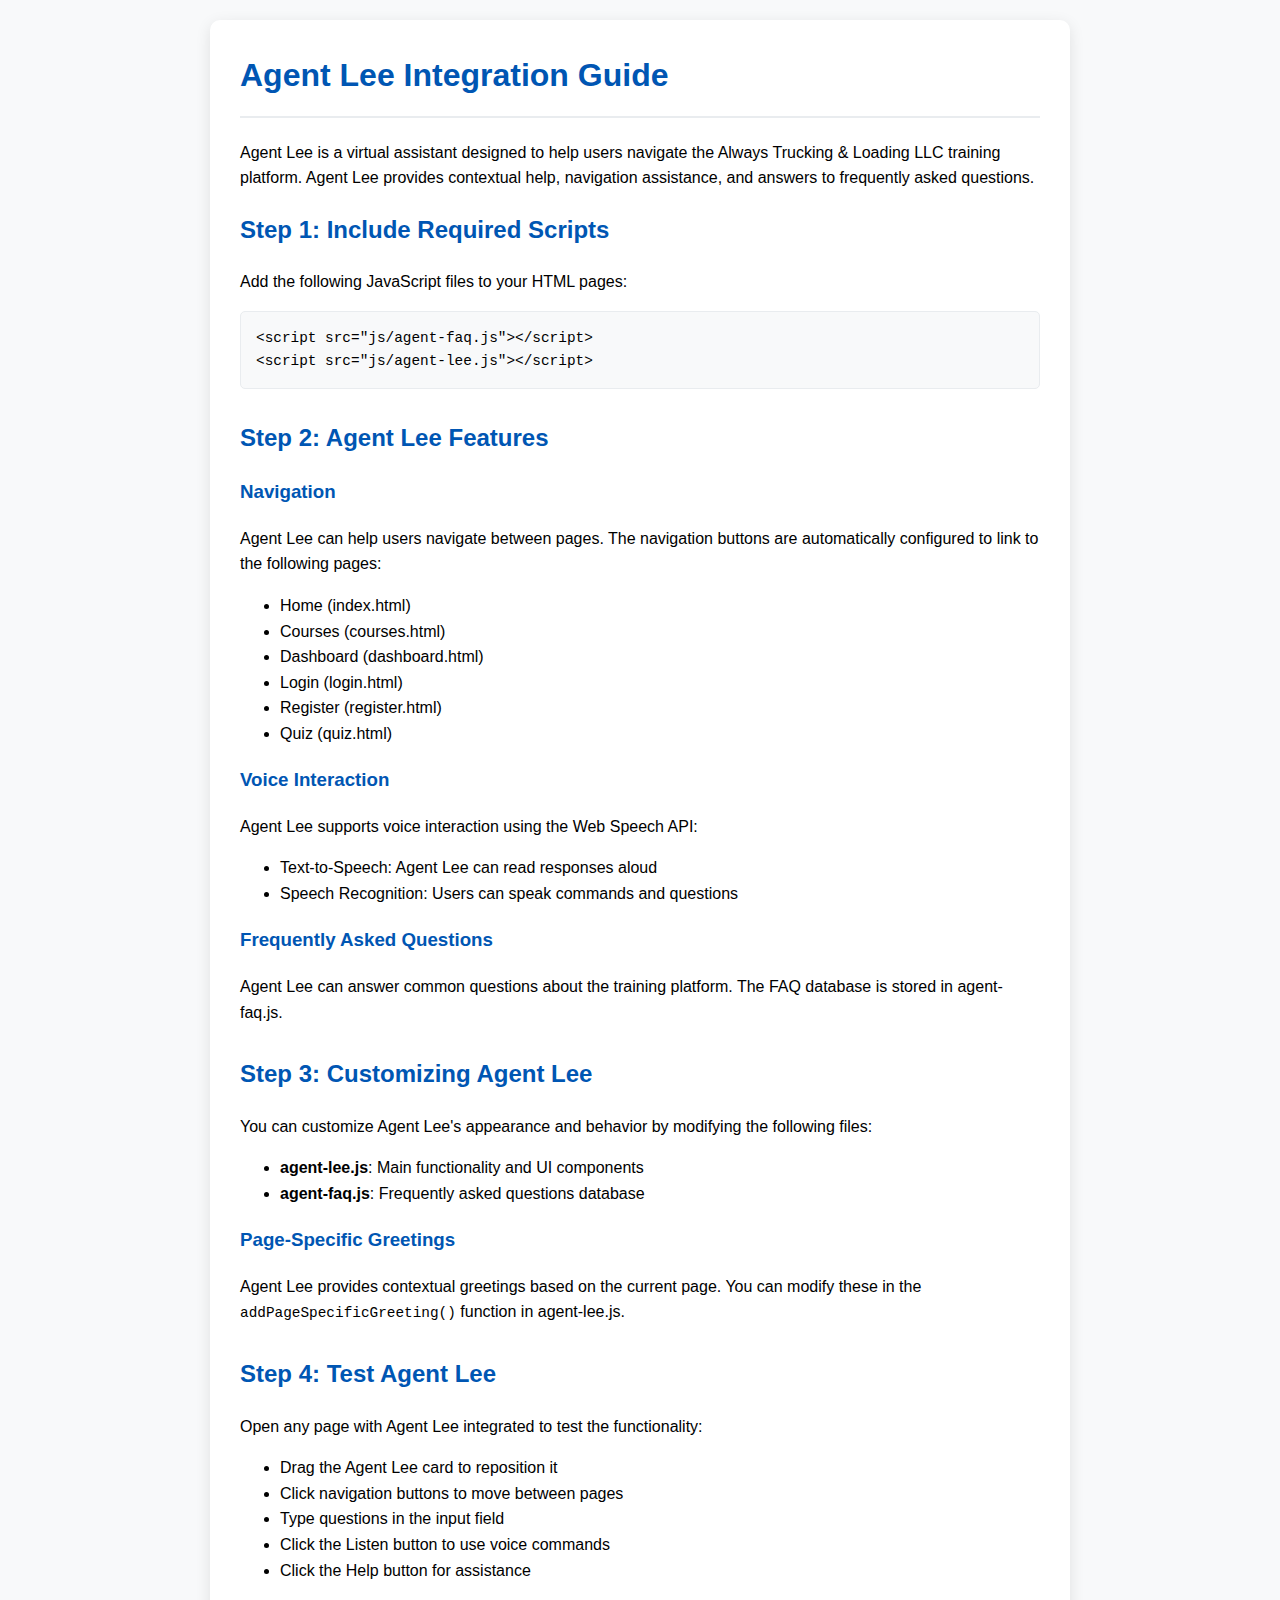
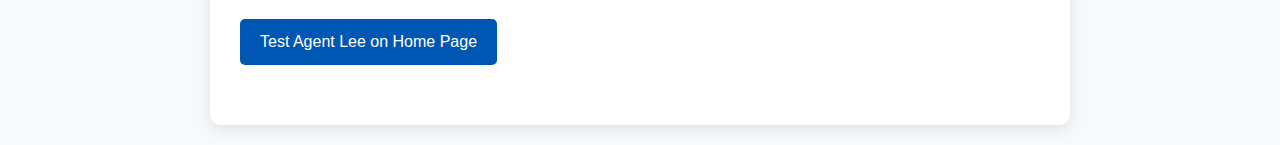
<file: agent-lee.html>
<!DOCTYPE html>
<html lang="en">
<head>
    <meta charset="UTF-8">
    <meta name="viewport" content="width=device-width, initial-scale=1.0">
    <title>Agent Lee Integration Example | Always Trucking & Loading LLC</title>
    
    <style>
        body {
            font-family: -apple-system, BlinkMacSystemFont, "Segoe UI", Roboto, Helvetica, Arial, sans-serif;
            line-height: 1.6;
            margin: 0;
            padding: 20px;
            background-color: #f8f9fa;
        }
        
        .container {
            max-width: 800px;
            margin: 0 auto;
            background-color: white;
            border-radius: 10px;
            box-shadow: 0 4px 15px rgba(0, 0, 0, 0.1);
            padding: 30px;
        }
        
        h1, h2, h3 {
            color: #0056b3;
        }
        
        h1 {
            margin-top: 0;
            padding-bottom: 15px;
            border-bottom: 2px solid #e9ecef;
        }
        
        pre {
            background-color: #f8f9fa;
            padding: 15px;
            border-radius: 5px;
            overflow-x: auto;
            border: 1px solid #e9ecef;
        }
        
        code {
            font-family: SFMono-Regular, Menlo, Monaco, Consolas, "Liberation Mono", "Courier New", monospace;
            font-size: 0.9em;
        }
        
        .steps {
            margin-top: 20px;
        }
        
        .step {
            margin-bottom: 30px;
        }
        
        .btn {
            display: inline-block;
            padding: 10px 20px;
            background-color: #0056b3;
            color: white;
            text-decoration: none;
            border-radius: 5px;
            margin-top: 20px;
            transition: background-color 0.3s;
        }
        
        .btn:hover {
            background-color: #003d82;
        }
    </style>
</head>
<body>
    <div class="container">
        <h1>Agent Lee Integration Guide</h1>
        
        <p>Agent Lee is a virtual assistant designed to help users navigate the Always Trucking & Loading LLC training platform. Agent Lee provides contextual help, navigation assistance, and answers to frequently asked questions.</p>
        
        <div class="steps">
            <div class="step">
                <h2>Step 1: Include Required Scripts</h2>
                <p>Add the following JavaScript files to your HTML pages:</p>
                <pre><code>&lt;script src="js/agent-faq.js"&gt;&lt;/script&gt;
&lt;script src="js/agent-lee.js"&gt;&lt;/script&gt;</code></pre>
            </div>
            
            <div class="step">
                <h2>Step 2: Agent Lee Features</h2>
                <h3>Navigation</h3>
                <p>Agent Lee can help users navigate between pages. The navigation buttons are automatically configured to link to the following pages:</p>
                <ul>
                    <li>Home (index.html)</li>
                    <li>Courses (courses.html)</li>
                    <li>Dashboard (dashboard.html)</li>
                    <li>Login (login.html)</li>
                    <li>Register (register.html)</li>
                    <li>Quiz (quiz.html)</li>
                </ul>
                
                <h3>Voice Interaction</h3>
                <p>Agent Lee supports voice interaction using the Web Speech API:</p>
                <ul>
                    <li>Text-to-Speech: Agent Lee can read responses aloud</li>
                    <li>Speech Recognition: Users can speak commands and questions</li>
                </ul>
                
                <h3>Frequently Asked Questions</h3>
                <p>Agent Lee can answer common questions about the training platform. The FAQ database is stored in agent-faq.js.</p>
            </div>
            
            <div class="step">
                <h2>Step 3: Customizing Agent Lee</h2>
                <p>You can customize Agent Lee's appearance and behavior by modifying the following files:</p>
                <ul>
                    <li><strong>agent-lee.js</strong>: Main functionality and UI components</li>
                    <li><strong>agent-faq.js</strong>: Frequently asked questions database</li>
                </ul>
                
                <h3>Page-Specific Greetings</h3>
                <p>Agent Lee provides contextual greetings based on the current page. You can modify these in the <code>addPageSpecificGreeting()</code> function in agent-lee.js.</p>
            </div>
            
            <div class="step">
                <h2>Step 4: Test Agent Lee</h2>
                <p>Open any page with Agent Lee integrated to test the functionality:</p>
                <ul>
                    <li>Drag the Agent Lee card to reposition it</li>
                    <li>Click navigation buttons to move between pages</li>
                    <li>Type questions in the input field</li>
                    <li>Click the Listen button to use voice commands</li>
                    <li>Click the Help button for assistance</li>
                </ul>
                
                <a href="index.html" class="btn">Test Agent Lee on Home Page</a>
            </div>
        </div>
    </div>
    
    <!-- Include Agent Lee -->
    <script src="js/agent-faq.js"></script>
    <script src="js/agent-lee.js"></script>
</body>
</html>
</file>
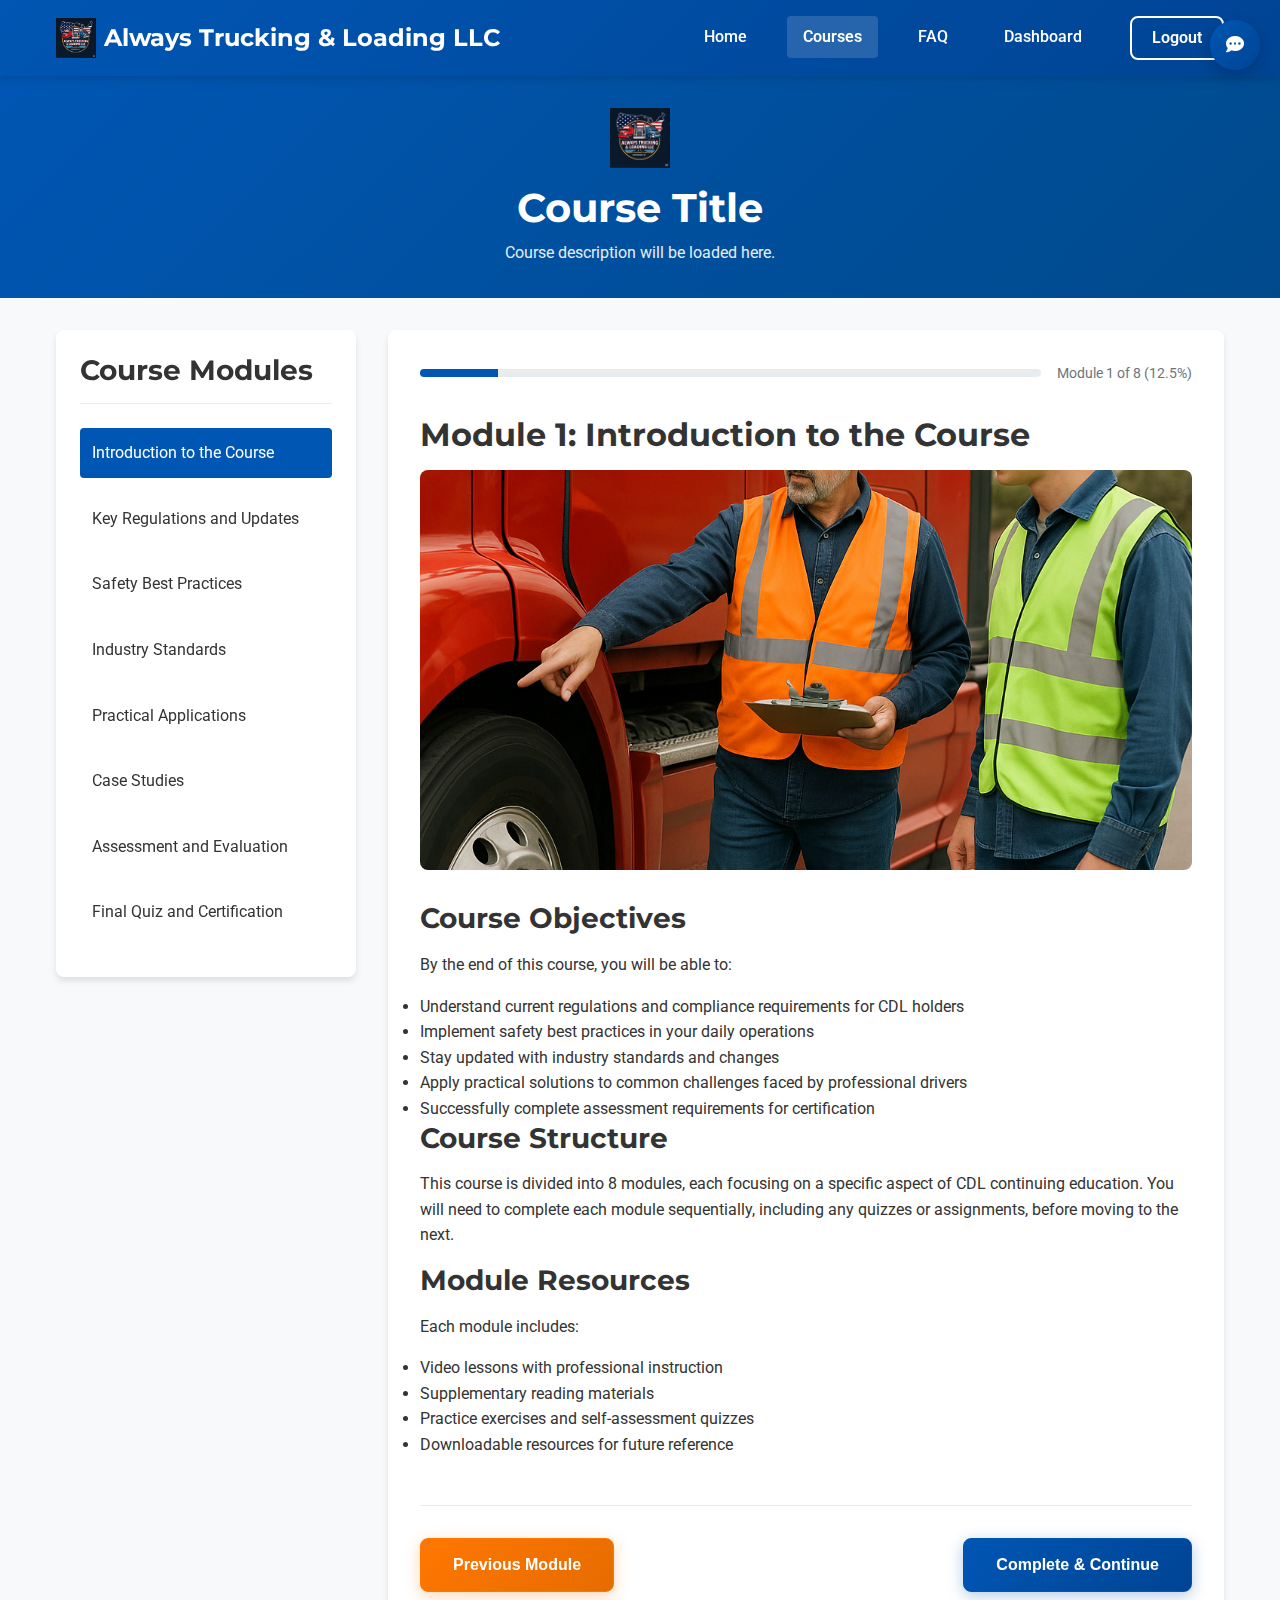
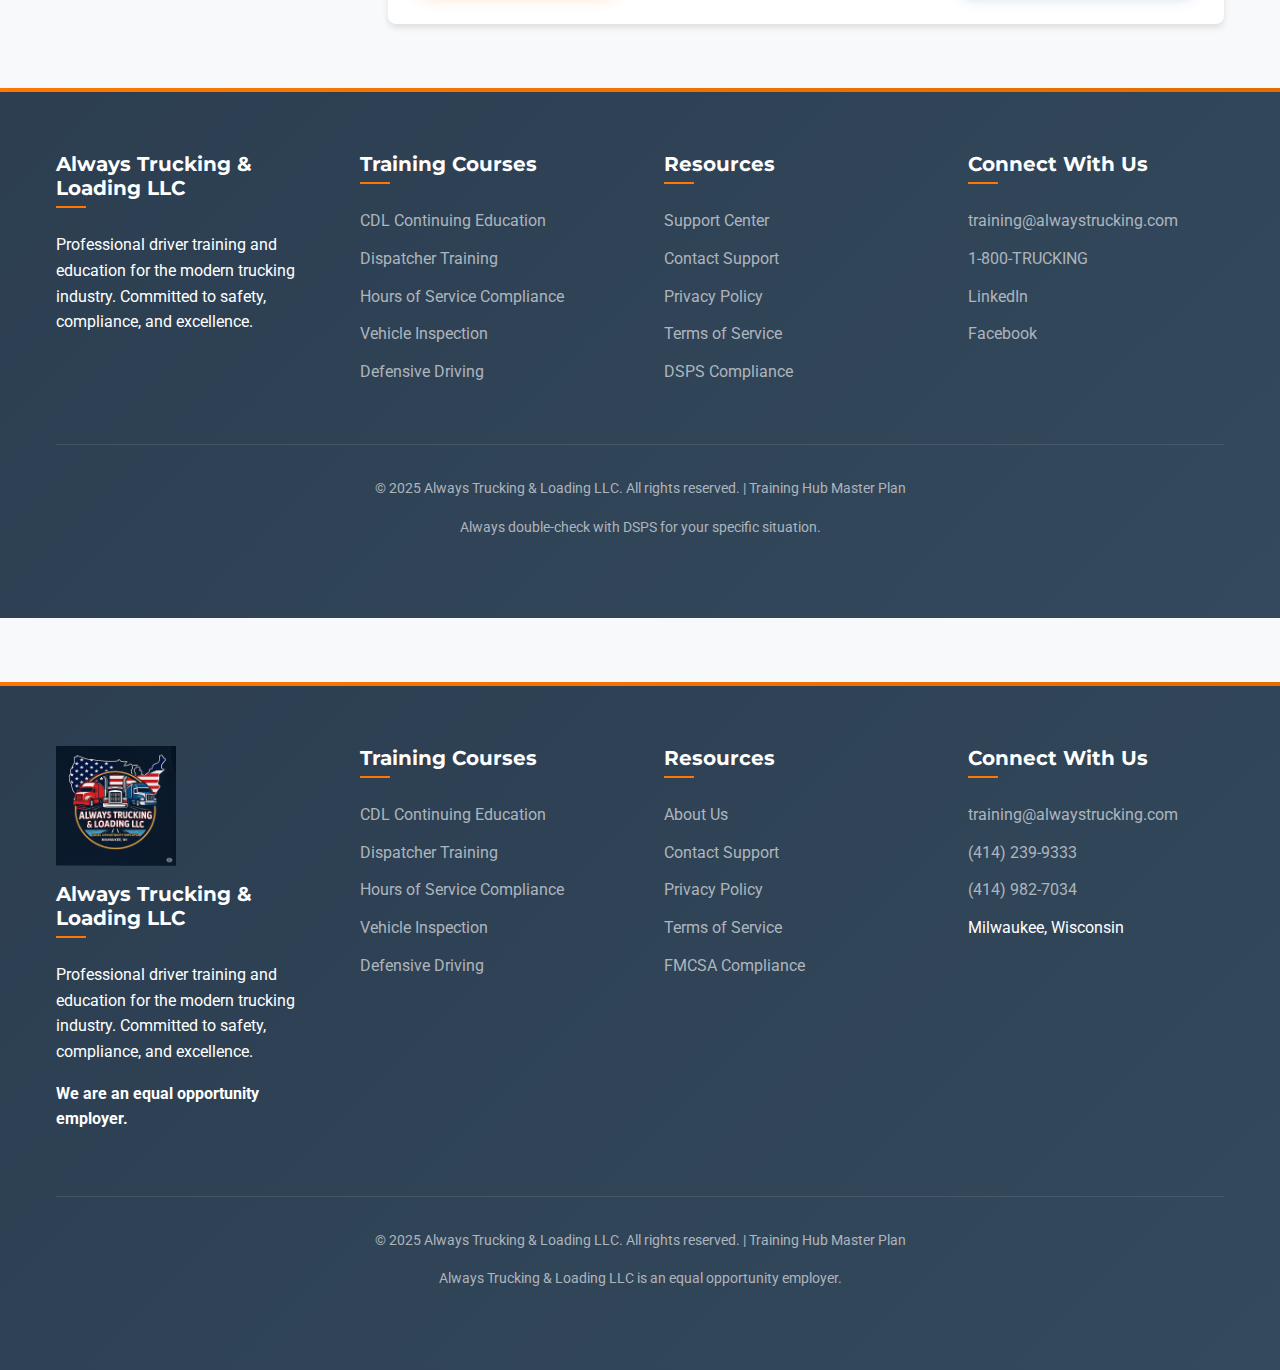
<file: course.html>
<html lang="en">
<head>
<meta charset="UTF-8">
<meta name="viewport" content="width=device-width, initial-scale=1.0">
<title>Course | Always Trucking &amp; Loading LLC</title>
<meta name="description" content="Training course from Always Trucking &amp; Loading LLC">
<!-- External Fonts --><link href="https://fonts.googleapis.com/css2?family=Montserrat:wght@400;600;700&amp;family=Roboto:wght@300;400;500&amp;display=swap" rel="stylesheet">
<!-- Font Awesome Icons --><link rel="stylesheet" href="https://cdnjs.cloudflare.com/ajax/libs/font-awesome/6.4.0/css/all.min.css">
<!-- Local Styles --><link rel="stylesheet" href="css/styles.css">
<!-- Agent Lee Scripts -->
<script src="js/agent-faq.js"></script>
<script src="js/agent-lee.js"></script>
<style>
        /* Course specific styles */
        .course-header {
            background-color: var(--primary-color);
            color: white;
            padding: 2rem 0;
        }
        
        .course-header h1 {
            color: white;
            margin-bottom: 0.5rem;
        }
        
        .course-header p {
            margin-bottom: 0;
            opacity: 0.9;
        }
        
        .course-container {
            display: grid;
            grid-template-columns: 300px 1fr;
            gap: 2rem;
            margin: 2rem 0;
        }
        
        .course-sidebar {
            background-color: white;
            border-radius: 0.5rem;
            box-shadow: var(--box-shadow);
            padding: 1.5rem;
            align-self: start;
            position: sticky;
            top: 2rem;
        }
        
        .course-sidebar h3 {
            margin-bottom: 1.5rem;
            padding-bottom: 1rem;
            border-bottom: 1px solid #e9ecef;
        }
        
        .module-list {
            list-style: none;
            padding: 0;
        }
        
        .module-list li {
            margin-bottom: 1rem;
        }
        
        .module-list a {
            display: block;
            padding: 0.75rem;
            border-radius: 0.25rem;
            color: var(--dark-color);
            text-decoration: none;
            transition: all 0.2s ease;
        }
        
        .module-list a:hover {
            background-color: #f8f9fa;
        }
        
        .module-list a.active {
            background-color: var(--primary-color);
            color: white;
        }
        
        .course-content {
            background-color: white;
            border-radius: 0.5rem;
            box-shadow: var(--box-shadow);
            padding: 2rem;
        }
        
        .module-progress {
            display: flex;
            align-items: center;
            margin-bottom: 2rem;
        }
        
        .progress-bar {
            flex: 1;
            height: 8px;
            background-color: #e9ecef;
            border-radius: 4px;
            margin-right: 1rem;
            overflow: hidden;
        }
        
        .progress {
            height: 100%;
            background-color: var(--primary-color);
            transition: width 0.3s ease;
        }
        
        .progress-text {
            font-size: 0.875rem;
            color: #6c757d;
            white-space: nowrap;
        }
        
        .module-nav {
            display: flex;
            justify-content: space-between;
            margin-top: 3rem;
            padding-top: 2rem;
            border-top: 1px solid #e9ecef;
        }
        
        .video-container {
            width: 100%;
            margin-bottom: 2rem;
        }
        
        .video-container iframe {
            width: 100%;
            height: 400px;
            border: none;
            border-radius: 0.5rem;
        }
        
        @media (max-width: 768px) {
            .course-container {
                grid-template-columns: 1fr;
            }
            
            .course-sidebar {
                position: static;
            }
        }
    </style>
</head>
<body>
    <!-- Navigation -->
    <nav class="navbar">
        <div class="container">
            <div class="navbar-brand">
                <a href="index.html">
                    <img src="nvcqdjvkw0.png" alt="Always Trucking Logo" class="logo-img">
                </a>
                <h1>Always Trucking &amp; Loading LLC</h1>
            </div>
            <ul class="nav-menu">
                <li class="nav-item">
                    <a href="index.html" class="nav-link">Home</a>
                </li>
                <li class="nav-item">
                    <a href="courses.html" class="nav-link active">Courses</a>
                </li>
                <li class="nav-item">
                    <a href="faq.html" class="nav-link">FAQ</a>
                </li>
                <li class="nav-item">
                    <a href="dashboard.html" class="nav-link" id="dashboard-link">Dashboard</a>
                </li>
                <li class="nav-item">
                    <a href="#" id="logout-button" class="nav-link btn btn-outline">Logout</a>
                </li>
            </ul>
        </div>
    </nav><!-- Course Header -->
    <section class="course-header" style="background: linear-gradient(135deg, var(--primary-color) 0%, #004a8c 100%);">
        <div class="container" style="text-align: center;">
            <img src="nvcqdjvkw0.png" alt="Always Trucking Logo" style="height: 60px; width: auto; margin-bottom: 1rem;">
            <h1 id="course-title">Course Title</h1>
            <p id="course-description">Course description will be loaded here.</p>
        </div>
    </section><!-- Course Content --><div class="container">
        <div class="course-container">
            <!-- Course Sidebar -->
            <div class="course-sidebar">
                <h3>Course Modules</h3>
                <ul class="module-list" id="module-list">
<li><a href="#module-1" class="active" onclick="loadModule(1)">Introduction to the Course</a></li>
                    <li><a href="#module-2" onclick="loadModule(2)">Key Regulations and Updates</a></li>
                    <li><a href="#module-3" onclick="loadModule(3)">Safety Best Practices</a></li>
                    <li><a href="#module-4" onclick="loadModule(4)">Industry Standards</a></li>
                    <li><a href="#module-5" onclick="loadModule(5)">Practical Applications</a></li>
                    <li><a href="#module-6" onclick="loadModule(6)">Case Studies</a></li>
                    <li><a href="#module-7" onclick="loadModule(7)">Assessment and Evaluation</a></li>
                    <li><a href="#module-8" onclick="loadModule(8)">Final Quiz and Certification</a></li>
                </ul>
</div>
            
            <!-- Course Content -->
            <div class="course-content">
                <div class="module-progress">
                    <div class="progress-bar">
                        <div class="progress" id="module-progress-bar" style="width: 12.5%"></div>
                    </div>
                    <div class="progress-text" id="module-progress-text">Module 1 of 8 (12.5%)</div>
                </div>
                
                <div id="module-content">
                    <h2>Module 1: Introduction to the Course</h2>
                    
                    <div class="video-container"><div class="video-container">
    <!-- Main course video -->
    <img src="7edo5xh1do.png" alt="Truck inspection training" style="width: 100%; height: 400px; object-fit: cover; border-radius: 0.5rem;">
</div></div>
                    
                    <h3>Course Objectives</h3>
                    <p>By the end of this course, you will be able to:</p>
                    <ul>
<li>Understand current regulations and compliance requirements for CDL holders</li>
                        <li>Implement safety best practices in your daily operations</li>
                        <li>Stay updated with industry standards and changes</li>
                        <li>Apply practical solutions to common challenges faced by professional drivers</li>
                        <li>Successfully complete assessment requirements for certification</li>
                    </ul>
<h3>Course Structure</h3>
                    <p>This course is divided into 8 modules, each focusing on a specific aspect of CDL continuing education. You will need to complete each module sequentially, including any quizzes or assignments, before moving to the next.</p>
                    
                    <h3>Module Resources</h3>
                    <p>Each module includes:</p>
                    <ul>
<li>Video lessons with professional instruction</li>
                        <li>Supplementary reading materials</li>
                        <li>Practice exercises and self-assessment quizzes</li>
                        <li>Downloadable resources for future reference</li>
                    </ul>
<div class="module-nav">
                        <button class="btn btn-secondary" disabled>Previous Module</button>
                        <button class="btn btn-primary" onclick="markComplete(1); loadModule(2);">Complete &amp; Continue</button>
                    </div>
                </div>
            </div>
        </div>
    </div>

    <!-- Footer -->
    <footer class="footer"><div class="container">
            <div class="footer-grid">
                <div>
                    <h3>Always Trucking &amp; Loading LLC</h3>
                    <p>Professional driver training and education for the modern trucking industry. Committed to safety, compliance, and excellence.</p>
                </div>
                
                <div>
                    <h3>Training Courses</h3>
                    <ul class="footer-links">
<li><a href="#">CDL Continuing Education</a></li>
                        <li><a href="#">Dispatcher Training</a></li>
                        <li><a href="#">Hours of Service Compliance</a></li>
                        <li><a href="#">Vehicle Inspection</a></li>
                        <li><a href="#">Defensive Driving</a></li>
                    </ul>
</div>
                
                <div>
                    <h3>Resources</h3>
                    <ul class="footer-links">
<li><a href="#">Support Center</a></li>
                        <li><a href="#">Contact Support</a></li>
                        <li><a href="#">Privacy Policy</a></li>
                        <li><a href="#">Terms of Service</a></li>
                        <li><a href="#">DSPS Compliance</a></li>
                    </ul>
</div>
                
                <div>
                    <h3>Connect With Us</h3>
                    <ul class="footer-links">
<li><a href="mailto:training@alwaystrucking.com">training@alwaystrucking.com</a></li>
                        <li><a href="tel:+1-800-TRUCKING">1-800-TRUCKING</a></li>
                        <li><a href="#">LinkedIn</a></li>
                        <li><a href="#">Facebook</a></li>
                    </ul>
</div>
            </div>
            
            <div class="footer-bottom">
                <p>© 2025 Always Trucking &amp; Loading LLC. All rights reserved. | Training Hub Master Plan</p>
                <p>Always double-check with DSPS for your specific situation.</p>
            </div>
        </div>
    </footer><!-- JavaScript --><script src="js/auth.js"></script><script src="js/agent-faq.js"></script><script src="js/agent-lee.js"></script><script>
        // Get course ID from URL
        function getCourseId() {
            const urlParams = new URLSearchParams(window.location.search);
            return parseInt(urlParams.get('id') || '1');
        }
        
        // Initialize course data
        let currentCourse = null;
        let currentModule = 1;
        let totalModules = 8;
        
        // Load course data when page loads
        document.addEventListener('DOMContentLoaded', async function() {
            // Check if user is logged in
            if (!isLoggedIn()) {
                window.location.href = 'index.html';
                return;
            }
            
            try {
                // Get course ID from URL
                const courseId = getCourseId();
                
                // Get course data
                currentCourse = await getCourseById(courseId);
                
                if (currentCourse) {
                    // Update course title and description
                    document.getElementById('course-title').textContent = currentCourse.title;
                    document.getElementById('course-description').textContent = currentCourse.description;
                    
                    // Update total modules
                    totalModules = currentCourse.modules || 8;
                    
                    // Update module list
                    updateModuleList();
                    
                    // Load first module
                    loadModule(1);
                } else {
                    alert('Course not found');
                    window.location.href = 'dashboard.html';
                }
            } catch (error) {
                console.error('Error loading course:', error);
                alert('Error loading course. Please try again.');
            }
        });
        
        // Update module list based on course data
        function updateModuleList() {
            const moduleList = document.getElementById('module-list');
            
            if (moduleList && currentCourse) {
                moduleList.innerHTML = '';
                
                for (let i = 1; i <= totalModules; i++) {
                    const li = document.createElement('li');
                    const a = document.createElement('a');
                    
                    a.href = `#module-${i}`;
                    a.textContent = `Module ${i}: ${getModuleTitle(i)}`;
                    a.onclick = function() { loadModule(i); };
                    
                    if (i === currentModule) {
                        a.className = 'active';
                    }
                    
                    li.appendChild(a);
                    moduleList.appendChild(li);
                }
            }
        }
        
        // Get module title based on module number and course type
        function getModuleTitle(moduleNum) {
            // This would typically come from the backend, but we'll use a simple lookup for demo
            const titles = {
                cdl: [
                    'Introduction to the Course',
                    'Key Regulations and Updates',
                    'Safety Best Practices',
                    'Industry Standards',
                    'Practical Applications',
                    'Case Studies',
                    'Assessment and Evaluation',
                    'Final Quiz and Certification'
                ],
                dispatcher: [
                    'Introduction to Dispatching',
                    'Load Planning Fundamentals',
                    'Communication Strategies',
                    'TMS Software Overview',
                    'Regulatory Compliance',
                    'Customer Service Skills',
                    'Final Assessment'
                ],
                compliance: [
                    'Hours of Service Basics',
                    'Federal Regulations',
                    'ELD Usage and Best Practices',
                    'Recordkeeping Requirements',
                    'Compliance Assessment'
                ]
            };
            
            const category = currentCourse.category || 'cdl';
            const categoryTitles = titles[category] || titles.cdl;
            
            return categoryTitles[moduleNum - 1] || `Module ${moduleNum}`;
        }
        
        // Load module content
        function loadModule(moduleNum) {
            // Update current module
            currentModule = moduleNum;
            
            // Update active module in sidebar
            const moduleLinks = document.querySelectorAll('.module-list a');
            moduleLinks.forEach(link => link.classList.remove('active'));
            
            const activeLink = document.querySelector(`.module-list a[href="#module-${moduleNum}"]`);
            if (activeLink) {
                activeLink.classList.add('active');
            }
            
            // Update progress bar
            const progressPercent = (moduleNum / totalModules) * 100;
            document.getElementById('module-progress-bar').style.width = `${progressPercent}%`;
            document.getElementById('module-progress-text').textContent = `Module ${moduleNum} of ${totalModules} (${Math.round(progressPercent)}%)`;
            
            // Update module content (this would typically load from a backend)
            const moduleContent = document.getElementById('module-content');
            
            // Simple placeholder content for demo
            moduleContent.innerHTML = `
                <h2>Module ${moduleNum}: ${getModuleTitle(moduleNum)}</h2>
                
                <div class="video-container">
                    <iframe src="https://www.youtube.com/embed/dQw4w9WgXcQ" title="Module ${moduleNum}" allowfullscreen></iframe>
                </div>
                
                <h3>Module Objectives</h3>
                <p>In this module, you will learn about the key concepts and practices related to ${getModuleTitle(moduleNum)}.</p>
                
                <h3>Key Concepts</h3>
                <ul>
                    <li>Understanding the fundamental principles of ${getModuleTitle(moduleNum)}</li>
                    <li>Implementing best practices in your daily operations</li>
                    <li>Navigating common challenges and finding solutions</li>
                    <li>Applying knowledge to real-world scenarios</li>
                </ul>
                
                <h3>Practice Exercise</h3>
                <p>Complete the following exercise to test your understanding of the module content:</p>
                <ol>
                    <li>Review the main concepts presented in the video</li>
                    <li>Apply these concepts to your current role and responsibilities</li>
                    <li>Identify areas where you can improve or implement new practices</li>
                    <li>Document your findings for future reference</li>
                </ol>
                
                <div class="module-nav">
                    ${moduleNum > 1 ? `<button class="btn btn-secondary" onclick="loadModule(${moduleNum - 1})">Previous Module</button>` : `<button class="btn btn-secondary" disabled>Previous Module</button>`}
                    ${moduleNum < totalModules ? `<button class="btn btn-primary" onclick="markComplete(${moduleNum}); loadModule(${moduleNum + 1});">Complete & Continue</button>` : `<button class="btn btn-primary" onclick="completeCourse()">Complete Course</button>`}
                </div>
            `;
        }
        
        // Mark module as complete
        async function markComplete(moduleNum) {
            try {
                if (!currentCourse) {
                    throw new Error('Course not loaded');
                }
                
                const currentUser = getCurrentUser();
                
                if (!currentUser) {
                    throw new Error('User not logged in');
                }
                
                // Calculate progress percentage
                const progressPercent = Math.min(100, Math.round((moduleNum / totalModules) * 100));
                
                // Update user progress
                await updateUserProgress(
                    currentUser.email,
                    currentCourse.id,
                    progressPercent,
                    moduleNum >= totalModules // Completed if on last module
                );
                
                console.log(`Module ${moduleNum} marked as complete. Progress: ${progressPercent}%`);
            } catch (error) {
                console.error('Error updating progress:', error);
            }
        }
        
        // Complete the course
        async function completeCourse() {
            try {
                if (!currentCourse) {
                    throw new Error('Course not loaded');
                }
                
                const currentUser = getCurrentUser();
                
                if (!currentUser) {
                    throw new Error('User not logged in');
                }
                
                // Update user progress to 100%
                await updateUserProgress(
                    currentUser.email,
                    currentCourse.id,
                    100,
                    true
                );
                
                alert('Congratulations! You have completed the course. Your certificate is available on your dashboard.');
                
                // Redirect to dashboard
                window.location.href = 'dashboard.html#certificates';
            } catch (error) {
                console.error('Error completing course:', error);
                alert('Error completing course. Please try again.');
            }
        }
    </script>
    
    <footer class="footer">
        <div class="container">
            <div class="footer-grid">
                <div>
                    <img src="nvcqdjvkw0.png" alt="Always Trucking & Loading LLC Logo" class="footer-logo" style="width: 120px; height: auto; margin-bottom: 1rem;">
                    <h3>Always Trucking &amp; Loading LLC</h3>
                    <p>Professional driver training and education for the modern trucking industry. Committed to safety, compliance, and excellence.</p>
                    <p><strong>We are an equal opportunity employer.</strong></p>
                </div>
                
                <div>
                    <h3>Training Courses</h3>
                    <ul class="footer-links">
                        <li><a href="courses.html">CDL Continuing Education</a></li>
                        <li><a href="courses.html">Dispatcher Training</a></li>
                        <li><a href="courses.html">Hours of Service Compliance</a></li>
                        <li><a href="courses.html">Vehicle Inspection</a></li>
                        <li><a href="courses.html">Defensive Driving</a></li>
                    </ul>
                </div>
                
                <div>
                    <h3>Resources</h3>
                    <ul class="footer-links">
                        <li><a href="index.html#about">About Us</a></li>
                        <li><a href="index.html#contact">Contact Support</a></li>
                        <li><a href="#">Privacy Policy</a></li>
                        <li><a href="#">Terms of Service</a></li>
                        <li><a href="#">FMCSA Compliance</a></li>
                    </ul>
                </div>
                
                <div>
                    <h3>Connect With Us</h3>
                    <ul class="footer-links">
                        <li><a href="mailto:training@alwaystrucking.com">training@alwaystrucking.com</a></li>
                        <li><a href="tel:+14142399333">(414) 239-9333</a></li>
                        <li><a href="tel:+14149827034">(414) 982-7034</a></li>
                        <li>Milwaukee, Wisconsin</li>
                    </ul>
                </div>
            </div>
            
            <div class="footer-bottom">
                <p>© 2025 Always Trucking &amp; Loading LLC. All rights reserved. | Training Hub Master Plan</p>
                <p>Always Trucking & Loading LLC is an equal opportunity employer.</p>
            </div>
        </div>
    </footer>
</body>
</html>
</file>
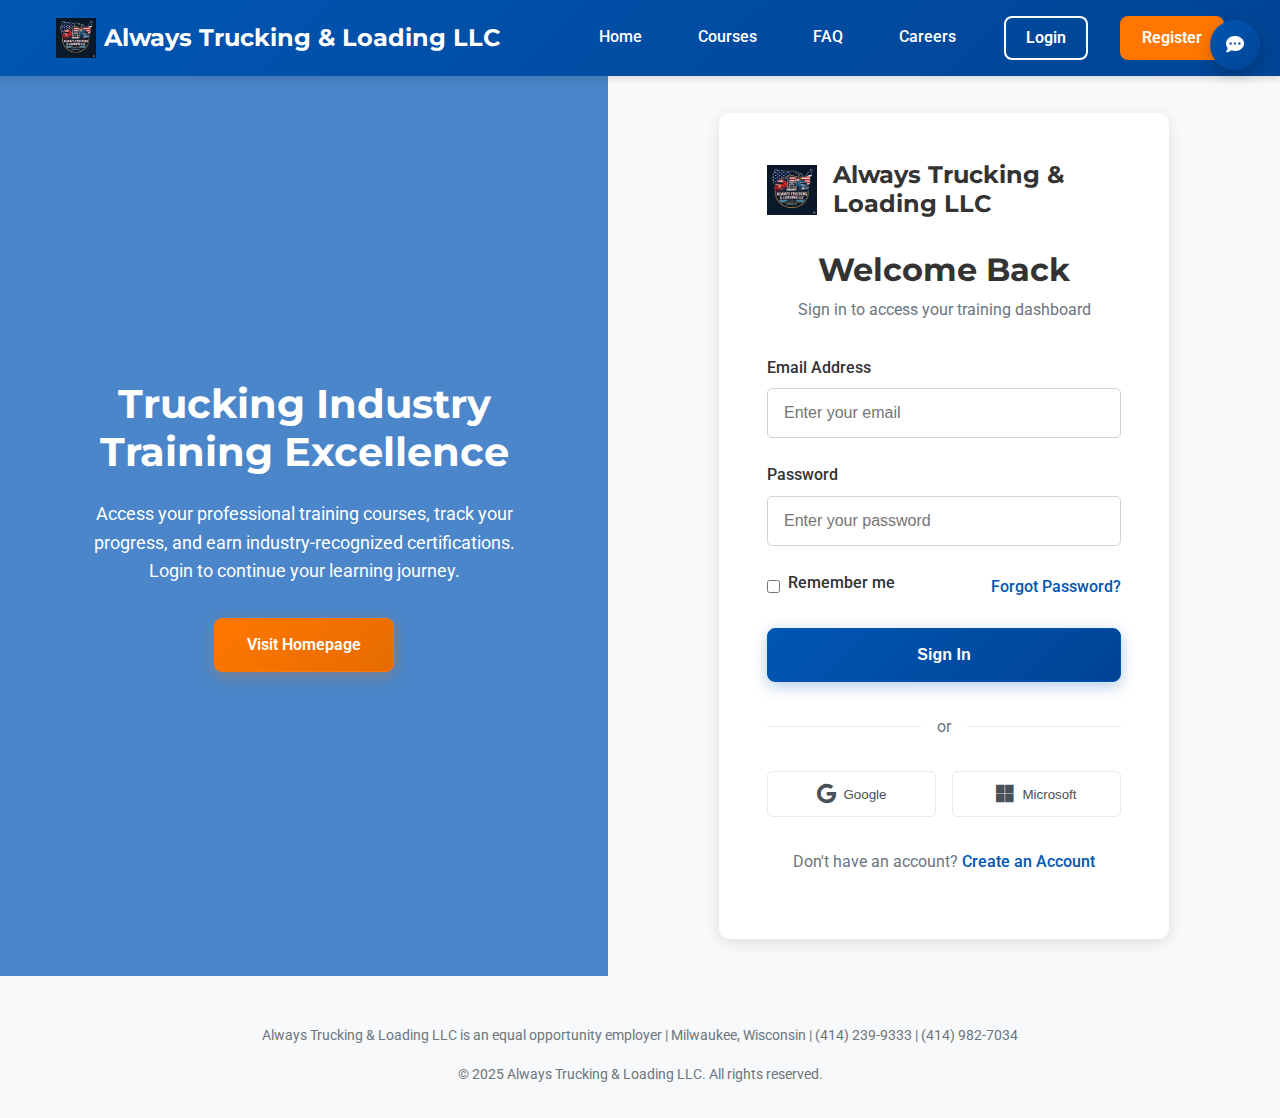
<file: login.html>
<!DOCTYPE html>
<html lang="en">
<head>
    <meta charset="UTF-8">
    <meta name="viewport" content="width=device-width, initial-scale=1.0">
    <title>Login | Always Trucking & Loading LLC</title>
    <meta name="description" content="Login to your Always Trucking & Loading LLC training account">
    
    <!-- External Fonts -->
    <link href="https://fonts.googleapis.com/css2?family=Montserrat:wght@400;600;700&family=Roboto:wght@300;400;500&display=swap" rel="stylesheet">
    
    <!-- Font Awesome Icons -->
    <link rel="stylesheet" href="https://cdnjs.cloudflare.com/ajax/libs/font-awesome/6.4.0/css/all.min.css">
    
    <!-- Local Styles -->
    <link rel="stylesheet" href="css/styles.css">
    
    <!-- Agent Lee Scripts -->
    <script src="js/agent-faq.js"></script>
    <script src="js/agent-lee.js"></script>
    
    <style>
        body {
            background-color: #f8f9fa;
        }
        
        .auth-page {
            display: flex;
            min-height: 100vh;
        }
        
        .auth-image {
            flex: 1;
            background-image: url('https://public.youware.com/users-website-assets/prod/87705be6-6621-4fdf-88c9-49587a2c3371/gc5f8460d21ea89d2f41017ebef4c1563e608aeba67eb313dc275fe229ee84101111ef506c0ed3bbe21d437bf680aed9c3e5af01ba7ae64bd7445b4b3f8e09706_1280.jpg');
            background-size: cover;
            background-position: center;
            position: relative;
            display: flex;
            align-items: center;
            justify-content: center;
        }
        
        .auth-image::before {
            content: '';
            position: absolute;
            top: 0;
            left: 0;
            right: 0;
            bottom: 0;
            background: rgba(0, 86, 179, 0.7);
        }
        
        .auth-image-content {
            position: relative;
            color: white;
            text-align: center;
            max-width: 500px;
            padding: 2rem;
        }
        
        .auth-image-content h2 {
            color: white;
            font-size: 2.5rem;
            margin-bottom: 1.5rem;
        }
        
        .auth-image-content p {
            font-size: 1.125rem;
            margin-bottom: 2rem;
        }
        
        .auth-form-container {
            flex: 1;
            display: flex;
            align-items: center;
            justify-content: center;
            padding: 2rem;
        }
        
        .auth-form-wrapper {
            width: 100%;
            max-width: 450px;
            background-color: white;
            border-radius: 10px;
            box-shadow: 0 4px 15px rgba(0, 0, 0, 0.1);
            padding: 3rem;
        }
        
        .auth-logo {
            display: flex;
            align-items: center;
            margin-bottom: 2rem;
        }
        
        .auth-logo img {
            height: 40px;
            margin-right: 1rem;
        }
        
        .auth-logo h1 {
            font-size: 1.5rem;
            margin: 0;
        }
        
        .auth-title {
            margin-bottom: 2rem;
            text-align: center;
        }
        
        .auth-title h2 {
            font-size: 2rem;
            margin-bottom: 0.5rem;
        }
        
        .auth-title p {
            color: #6c757d;
        }
        
        .form-group {
            margin-bottom: 1.5rem;
        }
        
        .form-group label {
            display: block;
            margin-bottom: 0.5rem;
            font-weight: 500;
        }
        
        .form-control {
            width: 100%;
            padding: 0.75rem 1rem;
            border: 1px solid #ced4da;
            border-radius: 5px;
            font-size: 1rem;
            transition: border-color 0.3s ease;
        }
        
        .form-control:focus {
            border-color: var(--primary-color);
            outline: none;
            box-shadow: 0 0 0 3px rgba(0, 123, 255, 0.1);
        }
        
        .form-footer {
            display: flex;
            justify-content: space-between;
            align-items: center;
            margin-bottom: 1.5rem;
        }
        
        .remember-me {
            display: flex;
            align-items: center;
        }
        
        .remember-me input {
            margin-right: 0.5rem;
        }
        
        .forgot-password {
            color: var(--primary-color);
            text-decoration: none;
            font-weight: 500;
        }
        
        .forgot-password:hover {
            text-decoration: underline;
        }
        
        .btn-block {
            width: 100%;
            padding: 0.875rem;
            font-size: 1rem;
            font-weight: 600;
        }
        
        .divider {
            display: flex;
            align-items: center;
            margin: 2rem 0;
            color: #6c757d;
        }
        
        .divider::before,
        .divider::after {
            content: '';
            flex: 1;
            height: 1px;
            background-color: #e9ecef;
        }
        
        .divider span {
            padding: 0 1rem;
        }
        
        .social-login {
            display: flex;
            gap: 1rem;
            margin-bottom: 2rem;
        }
        
        .social-btn {
            flex: 1;
            display: flex;
            align-items: center;
            justify-content: center;
            padding: 0.75rem;
            border: 1px solid #e9ecef;
            border-radius: 5px;
            background-color: white;
            color: #495057;
            font-weight: 500;
            cursor: pointer;
            transition: all 0.3s ease;
        }
        
        .social-btn:hover {
            background-color: #f8f9fa;
        }
        
        .social-btn i {
            margin-right: 0.5rem;
            font-size: 1.25rem;
        }
        
        .auth-footer {
            text-align: center;
            margin-top: 2rem;
            color: #6c757d;
        }
        
        .auth-footer a {
            color: var(--primary-color);
            font-weight: 500;
            text-decoration: none;
        }
        
        .auth-footer a:hover {
            text-decoration: underline;
        }
        
        /* Form validation */
        .form-control.is-invalid {
            border-color: var(--danger-color);
        }
        
        .invalid-feedback {
            color: var(--danger-color);
            font-size: 0.875rem;
            margin-top: 0.25rem;
        }
        
        @media (max-width: 992px) {
            .auth-page {
                flex-direction: column;
            }
            
            .auth-image {
                min-height: 300px;
            }
            
            .auth-form-wrapper {
                padding: 2rem;
            }
        }
    </style>
</head>
<body>
    <!-- Navigation -->
    <nav class="navbar">
        <div class="container">
            <div class="navbar-brand">
                <a href="index.html">
                    <img src="nvcqdjvkw0.png" alt="Always Trucking Logo" class="logo-img">
                </a>
                <h1>Always Trucking &amp; Loading LLC</h1>
            </div>
            <ul class="nav-menu">
                <li class="nav-item">
                    <a href="index.html" class="nav-link">Home</a>
                </li>
                <li class="nav-item">
                    <a href="courses.html" class="nav-link">Courses</a>
                </li>
                <li class="nav-item">
                    <a href="faq.html" class="nav-link">FAQ</a>
                </li>
                <li class="nav-item">
                    <a href="employment.html" class="nav-link">Careers</a>
                </li>
                <li class="nav-item">
                    <a href="login.html" class="nav-link active btn btn-outline">Login</a>
                </li>
                <li class="nav-item">
                    <a href="register.html" class="nav-link btn btn-primary">Register</a>
                </li>
            </ul>
        </div>
    </nav>
    
    <div class="auth-page">
        <!-- Auth Image -->
        <div class="auth-image">
            <div class="auth-image-content">
                <h2>Trucking Industry Training Excellence</h2>
                <p>Access your professional training courses, track your progress, and earn industry-recognized certifications. Login to continue your learning journey.</p>
                <div>
                    <a href="index.html" class="btn btn-secondary">Visit Homepage</a>
                </div>
            </div>
        </div>
        
        <!-- Auth Form -->
        <div class="auth-form-container">
            <div class="auth-form-wrapper">
                <div class="auth-logo">
                    <img src="nvcqdjvkw0.png" alt="Always Trucking Logo" style="height: 50px; width: auto;">
                    <h1>Always Trucking & Loading LLC</h1>
                </div>
                
                <div class="auth-title">
                    <h2>Welcome Back</h2>
                    <p>Sign in to access your training dashboard</p>
                </div>
                
                <form id="login-form">
                    <div class="form-group">
                        <label for="email">Email Address</label>
                        <input type="email" id="email" class="form-control" required placeholder="Enter your email">
                    </div>
                    
                    <div class="form-group">
                        <label for="password">Password</label>
                        <input type="password" id="password" class="form-control" required placeholder="Enter your password">
                    </div>
                    
                    <div class="form-footer">
                        <div class="remember-me">
                            <input type="checkbox" id="remember-me">
                            <label for="remember-me">Remember me</label>
                        </div>
                        
                        <a href="#" class="forgot-password">Forgot Password?</a>
                    </div>
                    
                    <button type="submit" class="btn btn-primary btn-block">Sign In</button>
                </form>
                
                <div class="divider">
                    <span>or</span>
                </div>
                
                <div class="social-login">
                    <button class="social-btn" disabled>
                        <i class="fab fa-google"></i> Google
                    </button>
                    
                    <button class="social-btn" disabled>
                        <i class="fab fa-microsoft"></i> Microsoft
                    </button>
                </div>
                
                <div class="auth-footer">
                    <p>Don't have an account? <a href="register.html">Create an Account</a></p>
                </div>
                
                <div id="login-error" class="invalid-feedback" style="display: none; text-align: center; margin-top: 1rem;"></div>
            </div>
        </div>
    </div>

    <!-- JavaScript -->
    <script src="js/auth.js"></script>
    <script src="js/agent-faq.js"></script>
    <script src="js/agent-lee.js"></script>
    
    <script>
        document.addEventListener('DOMContentLoaded', function() {
            // Check if user is already logged in
            if (isLoggedIn()) {
                window.location.href = 'dashboard.html';
            }
            
            // Login form submission
            const loginForm = document.getElementById('login-form');
            const loginError = document.getElementById('login-error');
            
            loginForm.addEventListener('submit', async function(e) {
                e.preventDefault();
                
                const email = document.getElementById('email').value;
                const password = document.getElementById('password').value;
                
                // Reset error message
                loginError.style.display = 'none';
                
                try {
                    await loginUser(email, password);
                    window.location.href = 'dashboard.html';
                } catch (error) {
                    loginError.textContent = error.message;
                    loginError.style.display = 'block';
                }
            });
            
            // Forgot password link
            const forgotPasswordLink = document.querySelector('.forgot-password');
            forgotPasswordLink.addEventListener('click', function(e) {
                e.preventDefault();
                alert('Password reset functionality coming soon. Please contact support at training@alwaystrucking.com for assistance or call (414) 239-9333 or (414) 982-7034.');
            });
        });
    </script>
    
    <footer style="background-color: #f8f9fa; padding: 1rem; text-align: center; margin-top: 2rem; font-size: 0.9rem; color: #6c757d;">
        <p>Always Trucking & Loading LLC is an equal opportunity employer | Milwaukee, Wisconsin | (414) 239-9333 | (414) 982-7034</p>
        <p>© 2025 Always Trucking & Loading LLC. All rights reserved.</p>
    </footer>
</body>
</html>
</file>
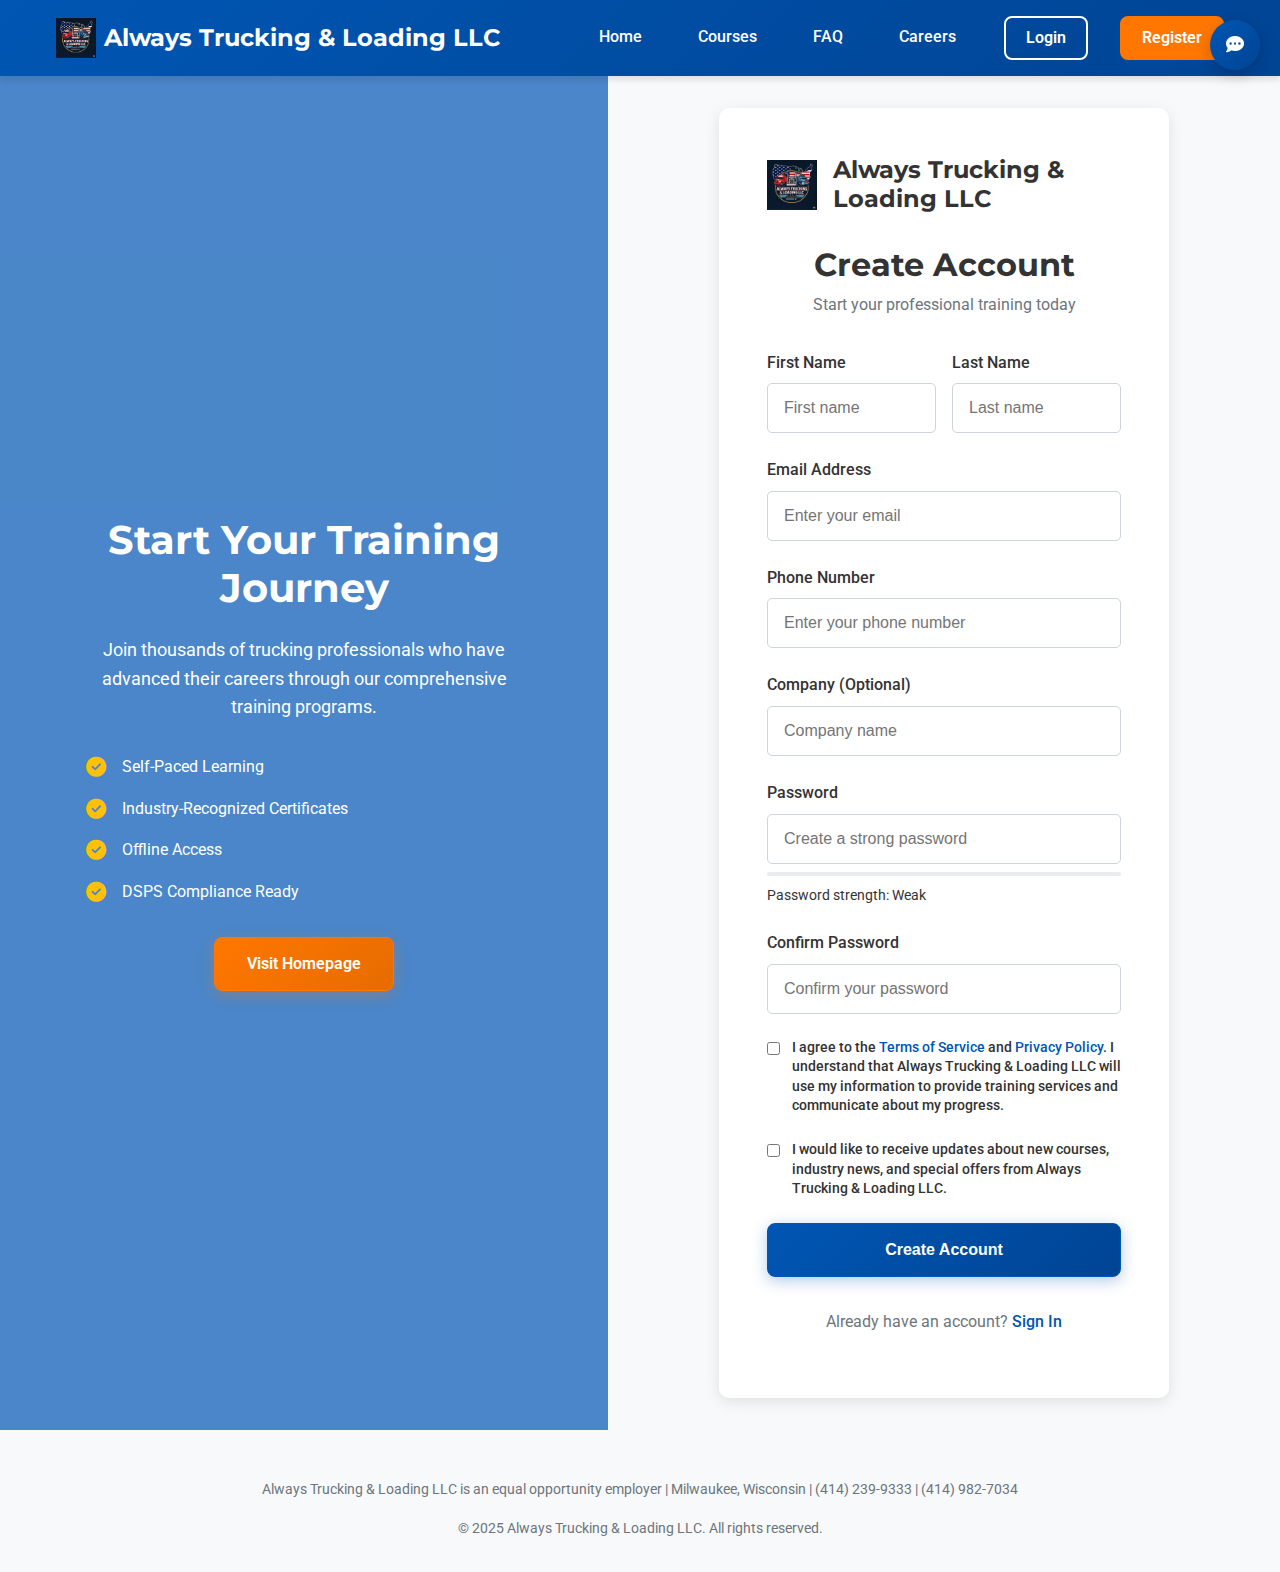
<file: register.html>
<!DOCTYPE html>
<html lang="en">
<head>
    <meta charset="UTF-8">
    <meta name="viewport" content="width=device-width, initial-scale=1.0">
    <title>Create Account | Always Trucking & Loading LLC</title>
    <meta name="description" content="Create your Always Trucking & Loading LLC training account">
    
    <!-- External Fonts -->
    <link href="https://fonts.googleapis.com/css2?family=Montserrat:wght@400;600;700&family=Roboto:wght@300;400;500&display=swap" rel="stylesheet">
    
    <!-- Font Awesome Icons -->
    <link rel="stylesheet" href="https://cdnjs.cloudflare.com/ajax/libs/font-awesome/6.4.0/css/all.min.css">
    
    <!-- Local Styles -->
    <link rel="stylesheet" href="css/styles.css">
    
    <!-- Agent Lee Scripts -->
    <script src="js/agent-faq.js"></script>
    <script src="js/agent-lee.js"></script>
    
    <style>
        body {
            background-color: #f8f9fa;
        }
        
        .auth-page {
            display: flex;
            min-height: 100vh;
        }
        
        .auth-image {
            flex: 1;
            background-image: url('https://public.youware.com/users-website-assets/prod/87705be6-6621-4fdf-88c9-49587a2c3371/g806f4de77d275e840c1bfb5f124415fd1b8bdc897de5a7c28af9cc296e5bbf1af941885c5b6562ac94d131510dac6d294b0e48e9f2bd636936ceca29a19f90de_1280.jpg');
            background-size: cover;
            background-position: center;
            position: relative;
            display: flex;
            align-items: center;
            justify-content: center;
        }
        
        .auth-image::before {
            content: '';
            position: absolute;
            top: 0;
            left: 0;
            right: 0;
            bottom: 0;
            background: rgba(0, 86, 179, 0.7);
        }
        
        .auth-image-content {
            position: relative;
            color: white;
            text-align: center;
            max-width: 500px;
            padding: 2rem;
        }
        
        .auth-image-content h2 {
            color: white;
            font-size: 2.5rem;
            margin-bottom: 1.5rem;
        }
        
        .auth-image-content p {
            font-size: 1.125rem;
            margin-bottom: 2rem;
        }
        
        .feature-list {
            text-align: left;
            margin-top: 2rem;
        }
        
        .feature-list li {
            display: flex;
            align-items: center;
            margin-bottom: 1rem;
            color: white;
        }
        
        .feature-list i {
            color: #ffc107;
            margin-right: 1rem;
            font-size: 1.25rem;
        }
        
        .auth-form-container {
            flex: 1;
            display: flex;
            align-items: center;
            justify-content: center;
            padding: 2rem;
        }
        
        .auth-form-wrapper {
            width: 100%;
            max-width: 450px;
            background-color: white;
            border-radius: 10px;
            box-shadow: 0 4px 15px rgba(0, 0, 0, 0.1);
            padding: 3rem;
        }
        
        .auth-logo {
            display: flex;
            align-items: center;
            margin-bottom: 2rem;
        }
        
        .auth-logo img {
            height: 40px;
            margin-right: 1rem;
        }
        
        .auth-logo h1 {
            font-size: 1.5rem;
            margin: 0;
        }
        
        .auth-title {
            margin-bottom: 2rem;
            text-align: center;
        }
        
        .auth-title h2 {
            font-size: 2rem;
            margin-bottom: 0.5rem;
        }
        
        .auth-title p {
            color: #6c757d;
        }
        
        .form-row {
            display: flex;
            gap: 1rem;
        }
        
        .form-row .form-group {
            flex: 1;
        }
        
        .form-group {
            margin-bottom: 1.5rem;
        }
        
        .form-group label {
            display: block;
            margin-bottom: 0.5rem;
            font-weight: 500;
        }
        
        .form-control {
            width: 100%;
            padding: 0.75rem 1rem;
            border: 1px solid #ced4da;
            border-radius: 5px;
            font-size: 1rem;
            transition: border-color 0.3s ease;
        }
        
        .form-control:focus {
            border-color: var(--primary-color);
            outline: none;
            box-shadow: 0 0 0 3px rgba(0, 123, 255, 0.1);
        }
        
        .form-check {
            display: flex;
            align-items: flex-start;
            margin-bottom: 1.5rem;
        }
        
        .form-check input {
            margin-right: 0.75rem;
            margin-top: 0.25rem;
        }
        
        .form-check label {
            font-size: 0.875rem;
            line-height: 1.4;
            margin-bottom: 0;
        }
        
        .form-check a {
            color: var(--primary-color);
            text-decoration: none;
        }
        
        .form-check a:hover {
            text-decoration: underline;
        }
        
        .btn-block {
            width: 100%;
            padding: 0.875rem;
            font-size: 1rem;
            font-weight: 600;
        }
        
        .password-strength {
            margin-top: 0.5rem;
            font-size: 0.875rem;
        }
        
        .strength-meter {
            height: 4px;
            background-color: #e9ecef;
            border-radius: 2px;
            margin: 0.5rem 0;
            overflow: hidden;
        }
        
        .strength-meter-fill {
            height: 100%;
            width: 0%;
            transition: all 0.3s ease;
        }
        
        .strength-weak {
            background-color: #dc3545;
            width: 33%;
        }
        
        .strength-medium {
            background-color: #ffc107;
            width: 66%;
        }
        
        .strength-strong {
            background-color: #28a745;
            width: 100%;
        }
        
        .auth-footer {
            text-align: center;
            margin-top: 2rem;
            color: #6c757d;
        }
        
        .auth-footer a {
            color: var(--primary-color);
            font-weight: 500;
            text-decoration: none;
        }
        
        .auth-footer a:hover {
            text-decoration: underline;
        }
        
        /* Form validation */
        .form-control.is-invalid {
            border-color: var(--danger-color);
        }
        
        .invalid-feedback {
            color: var(--danger-color);
            font-size: 0.875rem;
            margin-top: 0.25rem;
        }
        
        @media (max-width: 992px) {
            .auth-page {
                flex-direction: column;
            }
            
            .auth-image {
                min-height: 300px;
            }
            
            .auth-form-wrapper {
                padding: 2rem;
            }
            
            .form-row {
                flex-direction: column;
                gap: 0;
            }
        }
    </style>
</head>
<body>
    <!-- Navigation -->
    <nav class="navbar">
        <div class="container">
            <div class="navbar-brand">
                <a href="index.html">
                    <img src="nvcqdjvkw0.png" alt="Always Trucking Logo" class="logo-img">
                </a>
                <h1>Always Trucking &amp; Loading LLC</h1>
            </div>
            <ul class="nav-menu">
                <li class="nav-item">
                    <a href="index.html" class="nav-link">Home</a>
                </li>
                <li class="nav-item">
                    <a href="courses.html" class="nav-link">Courses</a>
                </li>
                <li class="nav-item">
                    <a href="faq.html" class="nav-link">FAQ</a>
                </li>
                <li class="nav-item">
                    <a href="employment.html" class="nav-link">Careers</a>
                </li>
                <li class="nav-item">
                    <a href="login.html" class="nav-link btn btn-outline">Login</a>
                </li>
                <li class="nav-item">
                    <a href="register.html" class="nav-link active btn btn-primary">Register</a>
                </li>
            </ul>
        </div>
    </nav>

    <div class="auth-page">
        <!-- Auth Image -->
        <div class="auth-image">
            <div class="auth-image-content">
                <h2>Start Your Training Journey</h2>
                <p>Join thousands of trucking professionals who have advanced their careers through our comprehensive training programs.</p>
                
                <ul class="feature-list">
                    <li><i class="fas fa-check-circle"></i> Self-Paced Learning</li>
                    <li><i class="fas fa-check-circle"></i> Industry-Recognized Certificates</li>
                    <li><i class="fas fa-check-circle"></i> Offline Access</li>
                    <li><i class="fas fa-check-circle"></i> DSPS Compliance Ready</li>
                </ul>
                
                <div style="margin-top: 2rem;">
                    <a href="index.html" class="btn btn-secondary">Visit Homepage</a>
                </div>
            </div>
        </div>
        
        <!-- Auth Form -->
        <div class="auth-form-container">
            <div class="auth-form-wrapper">
                <div class="auth-logo">
                    <img src="nvcqdjvkw0.png" alt="Always Trucking Logo" style="height: 50px; width: auto;">
                    <h1>Always Trucking & Loading LLC</h1>
                </div>
                
                <div class="auth-title">
                    <h2>Create Account</h2>
                    <p>Start your professional training today</p>
                </div>
                
                <form id="register-form">
                    <div class="form-row">
                        <div class="form-group">
                            <label for="first-name">First Name</label>
                            <input type="text" id="first-name" class="form-control" required placeholder="First name">
                        </div>
                        
                        <div class="form-group">
                            <label for="last-name">Last Name</label>
                            <input type="text" id="last-name" class="form-control" required placeholder="Last name">
                        </div>
                    </div>
                    
                    <div class="form-group">
                        <label for="email">Email Address</label>
                        <input type="email" id="email" class="form-control" required placeholder="Enter your email">
                    </div>
                    
                    <div class="form-group">
                        <label for="phone">Phone Number</label>
                        <input type="tel" id="phone" class="form-control" required placeholder="Enter your phone number">
                    </div>
                    
                    <div class="form-group">
                        <label for="company">Company (Optional)</label>
                        <input type="text" id="company" class="form-control" placeholder="Company name">
                    </div>
                    
                    <div class="form-group">
                        <label for="password">Password</label>
                        <input type="password" id="password" class="form-control" required placeholder="Create a strong password">
                        <div class="password-strength">
                            <div class="strength-meter">
                                <div class="strength-meter-fill" id="strength-meter"></div>
                            </div>
                            <div id="strength-text">Password strength: Weak</div>
                        </div>
                    </div>
                    
                    <div class="form-group">
                        <label for="confirm-password">Confirm Password</label>
                        <input type="password" id="confirm-password" class="form-control" required placeholder="Confirm your password">
                    </div>
                    
                    <div class="form-check">
                        <input type="checkbox" id="terms" required>
                        <label for="terms">
                            I agree to the <a href="#">Terms of Service</a> and <a href="#">Privacy Policy</a>. I understand that Always Trucking & Loading LLC will use my information to provide training services and communicate about my progress.
                        </label>
                    </div>
                    
                    <div class="form-check">
                        <input type="checkbox" id="marketing">
                        <label for="marketing">
                            I would like to receive updates about new courses, industry news, and special offers from Always Trucking & Loading LLC.
                        </label>
                    </div>
                    
                    <button type="submit" class="btn btn-primary btn-block">Create Account</button>
                </form>
                
                <div class="auth-footer">
                    <p>Already have an account? <a href="login.html">Sign In</a></p>
                </div>
                
                <div id="register-error" class="invalid-feedback" style="display: none; text-align: center; margin-top: 1rem;"></div>
            </div>
        </div>
    </div>

    <!-- JavaScript -->
    <script src="js/auth.js"></script>
    <script src="js/agent-faq.js"></script>
    <script src="js/agent-lee.js"></script>
    
    <script>
        document.addEventListener('DOMContentLoaded', function() {
            // Check if user is already logged in
            if (isLoggedIn()) {
                window.location.href = 'dashboard.html';
            }
            
            // Password strength checker
            const passwordInput = document.getElementById('password');
            const strengthMeter = document.getElementById('strength-meter');
            const strengthText = document.getElementById('strength-text');
            
            passwordInput.addEventListener('input', function() {
                const password = this.value;
                const strength = calculatePasswordStrength(password);
                
                strengthMeter.className = 'strength-meter-fill';
                
                if (strength < 30) {
                    strengthMeter.classList.add('strength-weak');
                    strengthText.textContent = 'Password strength: Weak';
                } else if (strength < 70) {
                    strengthMeter.classList.add('strength-medium');
                    strengthText.textContent = 'Password strength: Medium';
                } else {
                    strengthMeter.classList.add('strength-strong');
                    strengthText.textContent = 'Password strength: Strong';
                }
            });
            
            // Registration form submission
            const registerForm = document.getElementById('register-form');
            const registerError = document.getElementById('register-error');
            
            registerForm.addEventListener('submit', async function(e) {
                e.preventDefault();
                
                const firstName = document.getElementById('first-name').value;
                const lastName = document.getElementById('last-name').value;
                const email = document.getElementById('email').value;
                const phone = document.getElementById('phone').value;
                const password = document.getElementById('password').value;
                const confirmPassword = document.getElementById('confirm-password').value;
                
                // Reset error message
                registerError.style.display = 'none';
                
                // Validate passwords match
                if (password !== confirmPassword) {
                    registerError.textContent = 'Passwords do not match';
                    registerError.style.display = 'block';
                    return;
                }
                
                // Validate password strength
                if (calculatePasswordStrength(password) < 30) {
                    registerError.textContent = 'Password is too weak. Please use a stronger password.';
                    registerError.style.display = 'block';
                    return;
                }
                
                const fullName = `${firstName} ${lastName}`;
                
                try {
                    await registerUser(fullName, email, phone, password);
                    // Show success message and redirect
                    alert('Account created successfully! Welcome to Always Trucking & Loading LLC.');
                    window.location.href = 'dashboard.html';
                } catch (error) {
                    registerError.textContent = error.message;
                    registerError.style.display = 'block';
                }
            });
        });
        
        // Password strength calculation
        function calculatePasswordStrength(password) {
            let strength = 0;
            
            if (password.length >= 8) strength += 25;
            if (password.length >= 12) strength += 25;
            if (/[a-z]/.test(password)) strength += 10;
            if (/[A-Z]/.test(password)) strength += 10;
            if (/[0-9]/.test(password)) strength += 10;
            if (/[^A-Za-z0-9]/.test(password)) strength += 20;
            
            return Math.min(strength, 100);
        }
    </script>
    
    <footer style="background-color: #f8f9fa; padding: 1rem; text-align: center; margin-top: 2rem; font-size: 0.9rem; color: #6c757d;">
        <p>Always Trucking & Loading LLC is an equal opportunity employer | Milwaukee, Wisconsin | (414) 239-9333 | (414) 982-7034</p>
        <p>© 2025 Always Trucking & Loading LLC. All rights reserved.</p>
    </footer>
</body>
</html>
</file>
<file: css/styles.css>
/* Main Styles for Always Trucking & Loading LLC Training Hub */

:root {
  --primary-color: #0056b3;
  --secondary-color: #ff7700;
  --dark-color: #333;
  --light-color: #f8f9fa;
  --success-color: #28a745;
  --danger-color: #dc3545;
  --warning-color: #ffc107;
  --info-color: #17a2b8;
  --body-font: 'Roboto', sans-serif;
  --heading-font: 'Montserrat', sans-serif;
  --box-shadow: 0 4px 6px rgba(0, 0, 0, 0.1);
  --transition: all 0.3s ease;
  --gradient-primary: linear-gradient(135deg, #0056b3 0%, #004494 100%);
  --gradient-secondary: linear-gradient(135deg, #ff7700 0%, #e66c00 100%);
}

* {
  margin: 0;
  padding: 0;
  box-sizing: border-box;
}

body {
  font-family: var(--body-font);
  line-height: 1.6;
  color: var(--dark-color);
  background-color: var(--light-color);
  position: relative;
  overflow-x: hidden;
}

/* Typography */
h1, h2, h3, h4, h5, h6 {
  font-family: var(--heading-font);
  margin-bottom: 1rem;
  font-weight: 700;
  line-height: 1.2;
  color: var(--dark-color);
}

h1 {
  font-size: 2.5rem;
}

h2 {
  font-size: 2rem;
}

h3 {
  font-size: 1.75rem;
}

p {
  margin-bottom: 1rem;
}

a {
  color: var(--primary-color);
  text-decoration: none;
  transition: var(--transition);
}

a:hover {
  color: var(--secondary-color);
}

/* Container */
.container {
  width: 100%;
  max-width: 1200px;
  margin: 0 auto;
  padding: 0 1rem;
}

/* Navigation */
.navbar {
  background: var(--gradient-primary);
  color: white;
  padding: 1rem 0;
  box-shadow: var(--box-shadow);
  position: relative;
  z-index: 1000;
}

.navbar .container {
  display: flex;
  justify-content: space-between;
  align-items: center;
}

.navbar-brand {
  display: flex;
  align-items: center;
}

.navbar-brand {
  display: flex;
  align-items: center;
}

.navbar-brand a {
  display: flex;
  align-items: center;
}

.navbar-brand img {
  height: 40px;
  margin-right: 0.5rem;
  transition: all 0.3s ease;
}

.navbar-brand img:hover {
  transform: scale(1.1);
}

.navbar-brand h1 {
  color: white;
  font-size: 1.5rem;
  margin-bottom: 0;
}

.nav-menu {
  display: flex;
  list-style: none;
}

.nav-item {
  margin-left: 1.5rem;
}

.nav-link {
  color: white;
  font-weight: 500;
  padding: 0.5rem 1rem;
  border-radius: 0.25rem;
  transition: var(--transition);
  display: inline-block;
}

.nav-link:hover {
  background-color: rgba(255, 255, 255, 0.1);
  color: var(--warning-color);
}

.nav-link.active {
  background-color: rgba(255, 255, 255, 0.15);
  color: white;
  font-weight: 600;
}

.nav-link.btn {
  margin-left: 0.5rem;
  padding: 0.5rem 1.25rem;
  border: 2px solid white;
}

.nav-link.btn.btn-outline {
  background: transparent;
  border: 2px solid white;
  color: white;
}

.nav-link.btn.btn-outline:hover {
  background: white;
  color: var(--primary-color);
}

.nav-link.btn.btn-primary {
  background: var(--secondary-color);
  border: 2px solid var(--secondary-color);
  color: white;
}

.nav-link.btn.btn-primary:hover {
  background: #e66c00;
  border-color: #e66c00;
}

/* Forms */
.form-group {
  margin-bottom: 1rem;
}

label {
  display: block;
  margin-bottom: 0.5rem;
  font-weight: 500;
  color: var(--dark-color);
}

.form-control {
  display: block;
  width: 100%;
  padding: 0.75rem;
  font-size: 1rem;
  line-height: 1.5;
  color: var(--dark-color);
  background-color: #fff;
  border: 1px solid #ced4da;
  border-radius: 0.25rem;
  transition: var(--transition);
}

.form-control:focus {
  border-color: var(--primary-color);
  outline: 0;
  box-shadow: 0 0 0 0.2rem rgba(0, 123, 255, 0.25);
}

.btn {
  display: inline-block;
  font-weight: 600;
  text-align: center;
  white-space: nowrap;
  vertical-align: middle;
  user-select: none;
  border: 1px solid transparent;
  padding: 0.875rem 2rem;
  font-size: 1rem;
  line-height: 1.5;
  border-radius: 0.5rem;
  transition: var(--transition);
  cursor: pointer;
  position: relative;
  overflow: hidden;
}

.btn:before {
  content: '';
  position: absolute;
  top: 0;
  left: -100%;
  width: 100%;
  height: 100%;
  background: linear-gradient(90deg, transparent, rgba(255,255,255,0.2), transparent);
  transition: left 0.5s;
}

.btn:hover:before {
  left: 100%;
}

.btn-primary {
  background: var(--gradient-primary);
  border-color: var(--primary-color);
  color: white;
  box-shadow: 0 4px 15px rgba(0, 86, 179, 0.3);
}

.btn-primary:hover {
  transform: translateY(-2px);
  box-shadow: 0 6px 20px rgba(0, 86, 179, 0.4);
}

.btn-secondary {
  background: var(--gradient-secondary);
  border-color: var(--secondary-color);
  color: white;
  box-shadow: 0 4px 15px rgba(255, 119, 0, 0.3);
}

.btn-secondary:hover {
  transform: translateY(-2px);
  box-shadow: 0 6px 20px rgba(255, 119, 0, 0.4);
}

.btn-outline {
  background: transparent;
  border: 2px solid white;
  color: white;
}

.btn-outline:hover {
  background: white;
  color: var(--primary-color);
}

/* Cards */
.card {
  background-color: white;
  border-radius: 0.75rem;
  box-shadow: var(--box-shadow);
  margin-bottom: 2rem;
  overflow: hidden;
  transition: var(--transition);
  border: 1px solid rgba(0, 0, 0, 0.05);
}

.card:hover {
  transform: translateY(-8px);
  box-shadow: 0 15px 35px rgba(0, 0, 0, 0.15);
}

.card-img {
  width: 100%;
  height: 200px;
  object-fit: cover;
}

.card-body {
  padding: 2rem;
}

.card-title {
  font-size: 1.25rem;
  margin-bottom: 0.75rem;
  color: var(--dark-color);
}

.card-text {
  margin-bottom: 1rem;
  color: #6c757d;
  line-height: 1.6;
}

/* Auth Forms */
.auth-container {
  max-width: 500px;
  margin: 3rem auto;
  padding: 2.5rem;
  background-color: white;
  border-radius: 1rem;
  box-shadow: 0 10px 30px rgba(0, 0, 0, 0.1);
  border: 1px solid rgba(0, 0, 0, 0.05);
}

.auth-header {
  text-align: center;
  margin-bottom: 2rem;
}

.auth-header h2 {
  color: var(--primary-color);
  margin-bottom: 0.5rem;
}

.auth-toggle {
  text-align: center;
  margin-top: 1rem;
}

/* Course Dashboard */
.course-grid {
  display: grid;
  grid-template-columns: repeat(auto-fill, minmax(320px, 1fr));
  gap: 2rem;
  margin: 2rem 0;
}

.course-status {
  font-size: 0.875rem;
  font-weight: 600;
  padding: 0.375rem 0.75rem;
  border-radius: 2rem;
  display: inline-block;
  margin-bottom: 0.75rem;
  text-transform: uppercase;
  letter-spacing: 0.5px;
}

.status-completed {
  background: linear-gradient(135deg, #28a745, #20c997);
  color: white;
}

.status-progress {
  background: linear-gradient(135deg, #ffc107, #fd7e14);
  color: white;
}

.status-locked {
  background: linear-gradient(135deg, #dc3545, #e83e8c);
  color: white;
}

/* Hero Section */
.hero {
  background: linear-gradient(135deg, rgba(0, 86, 179, 0.95) 0%, rgba(0, 68, 148, 0.95) 100%), url('w8p4swctmj.png');
  background-size: cover;
  background-position: center;
  background-attachment: fixed;
  color: white;
  padding: 6rem 0;
  text-align: center;
  position: relative;
  overflow: hidden;
}

.hero:before {
  content: '';
  position: absolute;
  top: 0;
  left: 0;
  right: 0;
  bottom: 0;
  background: radial-gradient(circle at 50% 50%, rgba(255, 119, 0, 0.1) 0%, transparent 70%);
}

.hero .container {
  position: relative;
  z-index: 2;
}

.hero h1 {
  font-size: 3.5rem;
  color: white;
  margin-bottom: 1.5rem;
  font-weight: 800;
  text-shadow: 2px 2px 4px rgba(0, 0, 0, 0.3);
  animation: fadeInUp 1s ease-out;
}

.hero p {
  font-size: 1.375rem;
  max-width: 900px;
  margin: 0 auto 3rem;
  text-shadow: 1px 1px 2px rgba(0, 0, 0, 0.3);
  animation: fadeInUp 1s ease-out 0.2s both;
}

.hero-cta {
  animation: fadeInUp 1s ease-out 0.4s both;
}

.hero-stats {
  display: grid;
  grid-template-columns: repeat(auto-fit, minmax(200px, 1fr));
  gap: 2rem;
  margin-top: 4rem;
  animation: fadeInUp 1s ease-out 0.6s both;
}

.stat-item {
  text-align: center;
  padding: 1.5rem;
  background: rgba(255, 255, 255, 0.1);
  border-radius: 0.75rem;
  backdrop-filter: blur(10px);
  border: 1px solid rgba(255, 255, 255, 0.2);
}

.stat-number {
  font-size: 2.5rem;
  font-weight: 800;
  color: var(--warning-color);
  display: block;
  line-height: 1;
}

.stat-label {
  font-size: 0.875rem;
  opacity: 0.9;
  text-transform: uppercase;
  letter-spacing: 1px;
  margin-top: 0.5rem;
}

/* Trust Badges */
.trust-badges {
  display: flex;
  justify-content: center;
  align-items: center;
  gap: 2rem;
  margin-top: 3rem;
  flex-wrap: wrap;
  animation: fadeInUp 1s ease-out 0.8s both;
}

.trust-badge {
  display: flex;
  align-items: center;
  gap: 0.5rem;
  background: rgba(255, 255, 255, 0.15);
  padding: 0.75rem 1.5rem;
  border-radius: 2rem;
  backdrop-filter: blur(10px);
  border: 1px solid rgba(255, 255, 255, 0.2);
  font-size: 0.875rem;
  font-weight: 600;
  text-transform: uppercase;
  letter-spacing: 0.5px;
}

.trust-badge i {
  color: var(--warning-color);
  font-size: 1.125rem;
}

/* Testimonial in Hero */
.hero-testimonial {
  max-width: 600px;
  margin: 3rem auto 0;
  padding: 2rem;
  background: rgba(255, 255, 255, 0.1);
  border-radius: 1rem;
  backdrop-filter: blur(10px);
  border: 1px solid rgba(255, 255, 255, 0.2);
  animation: fadeInUp 1s ease-out 1s both;
}

.hero-testimonial blockquote {
  font-size: 1.125rem;
  font-style: italic;
  margin-bottom: 1rem;
  line-height: 1.6;
}

.hero-testimonial cite {
  font-weight: 600;
  color: var(--warning-color);
}

/* Features Section */
.features {
  padding: 6rem 0;
  background: linear-gradient(180deg, #f8f9fa 0%, white 100%);
}

.features h2 {
  text-align: center;
  margin-bottom: 1rem;
  font-size: 2.5rem;
  color: var(--primary-color);
}

.features .section-subtitle {
  text-align: center;
  margin-bottom: 4rem;
  font-size: 1.125rem;
  color: #6c757d;
  max-width: 700px;
  margin-left: auto;
  margin-right: auto;
}

.features-grid {
  display: grid;
  grid-template-columns: repeat(auto-fill, minmax(350px, 1fr));
  gap: 2.5rem;
}

.feature-card {
  text-align: center;
  padding: 2.5rem;
  background: white;
  border-radius: 1rem;
  box-shadow: 0 10px 30px rgba(0, 0, 0, 0.1);
  transition: var(--transition);
  border: 1px solid rgba(0, 0, 0, 0.05);
  position: relative;
  overflow: hidden;
}

.feature-card:before {
  content: '';
  position: absolute;
  top: 0;
  left: 0;
  right: 0;
  height: 4px;
  background: var(--gradient-secondary);
}

.feature-card:hover {
  transform: translateY(-10px);
  box-shadow: 0 20px 40px rgba(0, 0, 0, 0.15);
}

.feature-icon {
  margin-bottom: 1.5rem;
}

.feature-card h3 {
  color: var(--primary-color);
  margin-bottom: 1rem;
  font-size: 1.375rem;
}

.feature-card p {
  color: #6c757d;
  line-height: 1.7;
}

/* Agent Lee Widget */
#agent-lee-widget {
  position: fixed;
  z-index: 9999;
  top: 20px;
  right: 20px;
  bottom: auto;
  left: auto;
  transition: all 0.3s ease;
  width: auto;
  height: auto;
  display: block !important;
}

.agent-chat-button {
  background: var(--gradient-primary);
  width: 50px;
  height: 50px;
  border-radius: 50%;
  display: flex;
  justify-content: center;
  align-items: center;
  cursor: pointer;
  box-shadow: 0 5px 15px rgba(0, 0, 0, 0.2);
  transition: all 0.3s ease;
  border: none;
  outline: none;
}

.agent-chat-button:hover {
  transform: scale(1.1);
  box-shadow: 0 8px 20px rgba(0, 0, 0, 0.3);
}

.agent-chat-popup {
  position: absolute;
  background: white;
  border-radius: 15px;
  overflow: hidden;
  box-shadow: 0 10px 30px rgba(0, 0, 0, 0.2);
  border: 1px solid rgba(0, 0, 0, 0.1);
  width: 300px;
  height: 400px;
  display: none;
  resize: both;
  min-width: 280px;
  min-height: 350px;
  top: 60px;
  right: 0;
  bottom: auto;
  left: auto;
  z-index: 10000;
}

.agent-chat-header {
  background: var(--gradient-primary);
  padding: 15px;
  color: white;
  display: flex;
  justify-content: space-between;
  align-items: center;
  cursor: move;
}

.agent-chat-title {
  display: flex;
  align-items: center;
}

.agent-avatar {
  width: 36px;
  height: 36px;
  border-radius: 50%;
  object-fit: cover;
  border: 2px solid white;
  margin-right: 10px;
  display: block;
}

.agent-info h4 {
  margin: 0;
  font-size: 16px;
  color: white;
}

.agent-info p {
  margin: 0;
  font-size: 12px;
  color: rgba(255, 255, 255, 0.8);
}

.agent-controls {
  display: flex;
  gap: 10px;
}

.agent-control-btn {
  background: none;
  border: none;
  color: white;
  cursor: pointer;
  font-size: 16px;
  padding: 0;
  width: 24px;
  height: 24px;
  display: flex;
  align-items: center;
  justify-content: center;
  border-radius: 50%;
  transition: all 0.3s ease;
}

.agent-control-btn:hover {
  background: rgba(255, 255, 255, 0.2);
}

.agent-chat-messages {
  height: 320px;
  padding: 15px;
  overflow-y: auto;
  display: flex;
  flex-direction: column;
}

.agent-message {
  margin-bottom: 15px;
  max-width: 80%;
}

.agent-message p {
  margin: 0;
  padding: 10px 15px;
  border-radius: 18px;
}

.agent-assistant {
  align-self: flex-start;
}

.agent-assistant p {
  background: #f1f1f1;
  color: #333;
}

.agent-user {
  align-self: flex-end;
}

.agent-user p {
  background: var(--primary-color);
  color: white;
}

.agent-chat-input {
  padding: 10px 15px;
  border-top: 1px solid #eee;
  display: flex;
  background: white;
}

.agent-input {
  flex: 1;
  padding: 10px;
  border: 1px solid #ddd;
  border-radius: 20px;
  margin-right: 10px;
  font-family: inherit;
}

.agent-send-btn {
  background: var(--secondary-color);
  color: white;
  border: none;
  width: 40px;
  height: 40px;
  border-radius: 50%;
  display: flex;
  justify-content: center;
  align-items: center;
  cursor: pointer;
}

/* Animations */
@keyframes fadeInUp {
  from {
    opacity: 0;
    transform: translateY(30px);
  }
  to {
    opacity: 1;
    transform: translateY(0);
  }
}

@keyframes pulse {
  0%, 100% {
    transform: scale(1);
  }
  50% {
    transform: scale(1.05);
  }
}

.animate-pulse {
  animation: pulse 2s infinite;
}

/* Footer */
.footer {
  background: linear-gradient(135deg, #2c3e50 0%, #34495e 100%);
  color: white;
  padding: 4rem 0;
  margin-top: 4rem;
  position: relative;
}

.footer:before {
  content: '';
  position: absolute;
  top: 0;
  left: 0;
  right: 0;
  height: 4px;
  background: var(--gradient-secondary);
}

.footer-grid {
  display: grid;
  grid-template-columns: repeat(auto-fit, minmax(250px, 1fr));
  gap: 3rem;
}

.footer h3 {
  color: white;
  margin-bottom: 1.5rem;
  font-size: 1.25rem;
  position: relative;
  padding-bottom: 0.5rem;
}

.footer h3:after {
  content: '';
  position: absolute;
  bottom: 0;
  left: 0;
  width: 30px;
  height: 2px;
  background: var(--secondary-color);
}

.footer-links {
  list-style: none;
}

.footer-links li {
  margin-bottom: 0.75rem;
}

.footer-links a {
  color: #adb5bd;
  transition: var(--transition);
}

.footer-links a:hover {
  color: white;
  padding-left: 5px;
}

.footer-bottom {
  margin-top: 3rem;
  padding-top: 2rem;
  border-top: 1px solid rgba(255, 255, 255, 0.1);
  text-align: center;
  color: #adb5bd;
  font-size: 0.875rem;
}

/* Media Queries */
@media (max-width: 768px) {
  .navbar .container {
    flex-direction: column;
    gap: 0.5rem;
    padding-top: 0.5rem;
    padding-bottom: 0.5rem;
  }
  
  .navbar-brand {
    justify-content: center;
    width: 100%;
    text-align: center;
  }
  
  .navbar-brand h1 {
    font-size: 1.2rem;
  }
  
  .nav-menu {
    margin-top: 0.5rem;
    display: flex;
    flex-wrap: wrap;
    justify-content: center;
    width: 100%;
  }
  
  .nav-item {
    margin: 0.25rem;
  }
  
  .nav-link {
    padding: 0.5rem 0.75rem;
    font-size: 0.9rem;
  }
  
  h1 {
    font-size: 1.75rem;
  }
  
  h2 {
    font-size: 1.5rem;
  }
  
  h3 {
    font-size: 1.25rem;
  }
  
  .hero {
    padding: 3rem 0;
    background-attachment: scroll;
  }
  
  .hero h1 {
    font-size: 2rem;
  }
  
  .hero p {
    font-size: 1rem;
  }
  
  .hero-stats {
    grid-template-columns: repeat(2, 1fr);
    gap: 1rem;
  }
  
  .trust-badges {
    gap: 0.75rem;
  }
  
  .trust-badge {
    padding: 0.5rem 0.75rem;
    font-size: 0.7rem;
  }
  
  .features-grid {
    grid-template-columns: 1fr;
  }
  
  .feature-card {
    padding: 1.5rem;
  }

  #agent-lee-widget {
    width: auto !important;
    top: 15px !important;
    right: 15px !important;
    bottom: auto !important;
    left: auto !important;
    display: block !important;
  }
  
  .agent-chat-button {
    width: 40px !important;
    height: 40px !important;
    display: flex !important;
    align-items: center !important;
    justify-content: center !important;
  }
  
  .agent-chat-popup {
    width: 280px !important;
    height: 350px !important;
    top: 70px !important;
    right: 0 !important;
    bottom: auto !important;
    left: auto !important;
    z-index: 10000 !important;
  }

  .agent-chat-button i {
    font-size: 18px !important;
  }
  
  .btn {
    display: inline-block !important;
    padding: 0.5rem 1rem !important;
    font-size: 0.85rem !important;
  }
  
  .course-header img {
    height: 40px !important;
  }
  
  .course-card {
    margin-bottom: 1.5rem;
  }
  
  .course-card-content {
    padding: 1.5rem;
  }
  
  .course-meta {
    flex-wrap: wrap;
    gap: 0.75rem;
  }
  
  .course-actions {
    flex-direction: column;
  }
  
  .course-actions .btn {
    width: 100%;
    margin-bottom: 0.5rem;
  }
  
  .course-example {
    padding: 0.75rem !important;
  }
}

@media (max-width: 576px) {
  .course-grid,
  .features-grid {
    grid-template-columns: 1fr;
  }
  
  .auth-container {
    padding: 1.5rem;
    margin: 2rem 1rem;
  }
  
  .hero-stats {
    grid-template-columns: 1fr;
  }
  
  .stat-number {
    font-size: 1.75rem;
  }
  
  .hero-testimonial {
    margin: 1.5rem 1rem 0;
    padding: 1.5rem;
  }

  #agent-lee-widget {
    top: 10px !important;
    right: 10px !important;
    bottom: auto !important;
    left: auto !important;
    display: block !important;
    z-index: 10000 !important;
  }
  
  .agent-chat-button {
    width: 36px !important;
    height: 36px !important;
    display: flex !important;
    align-items: center !important;
    justify-content: center !important;
  }
  
  .agent-chat-popup {
    width: 260px !important;
    height: 320px !important;
    top: 55px !important;
    right: 0 !important;
    bottom: auto !important;
    left: auto !important;
    margin-right: 10px !important;
    z-index: 10000 !important;
  }
  
  .navbar {
    padding: 0.5rem 0;
  }
  
  .navbar-brand {
    margin-bottom: 0.5rem;
  }
  
  .navbar-brand img {
    height: 30px;
  }
  
  .navbar-brand h1 {
    font-size: 1rem;
  }
  
  .nav-menu {
    display: flex;
    flex-wrap: wrap;
    justify-content: center;
    padding: 0.25rem 0;
    width: 100%;
    gap: 0.25rem;
  }
  
  .nav-item {
    margin: 0.125rem;
    text-align: center;
  }
  
  .nav-link {
    display: block;
    padding: 0.35rem 0.5rem;
    font-size: 0.8rem;
    text-align: center;
  }
  
  .btn {
    display: inline-block !important;
    width: auto !important;
    margin: 0.25rem !important;
    padding: 0.35rem 0.75rem !important;
    font-size: 0.8rem !important;
  }
  
  .agent-chat-messages {
    height: 220px !important;
  }
  
  .agent-avatar {
    width: 28px !important;
    height: 28px !important;
  }
  
  .course-header {
    padding: 1.5rem 0;
  }
  
  .course-header img {
    height: 36px !important;
    margin-bottom: 0.75rem !important;
  }
  
  .course-card-image img {
    height: 180px;
  }
  
  .course-example {
    padding: 0.75rem !important;
  }
  
  .course-example h4 {
    font-size: 0.8rem !important;
  }
  
  .course-example ul {
    font-size: 0.75rem !important;
    padding-left: 1.25rem !important;
  }
  
  .filter-buttons {
    gap: 0.5rem;
  }
  
  .filter-btn {
    padding: 0.35rem 0.75rem;
    font-size: 0.8rem;
  }
}
</file>
